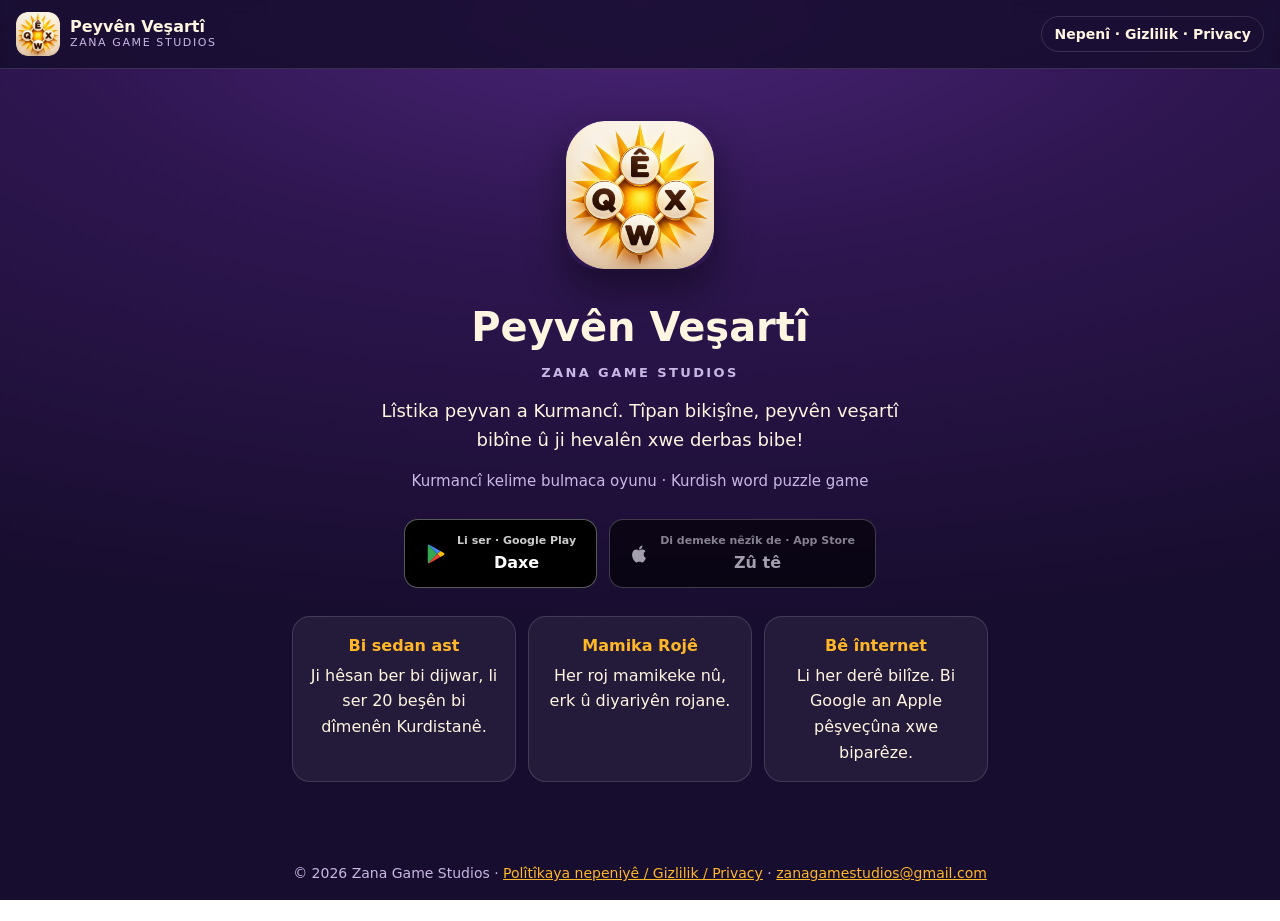
<file: index.html>
<!doctype html>
<html lang="ku">
<head>
<meta charset="utf-8">
<meta name="viewport" content="width=device-width, initial-scale=1">
<title>Peyvên Veşartî</title>
<meta name="description" content="Peyvên Veşartî — lîstika peyvan a Kurmancî. Kürtçe (Kurmancî) kelime bulmaca oyunu. Kurdish word puzzle game by Zana Game Studios.">
<meta property="og:title" content="Peyvên Veşartî — Lîstika peyvan a Kurmancî">
<meta property="og:description" content="Peyvan bibîne, xelatan qezenc bike. Belaş daxe!">
<meta property="og:image" content="assets/icon.png">
<link rel="icon" href="assets/icon.png">
<link rel="stylesheet" href="assets/site.css">
</head>
<body>
<header class="top">
  <a class="brand" href="./"><img src="assets/icon.png" alt="" width="44" height="44"><span><b>Peyvên Veşartî</b><small>Zana Game Studios</small></span></a>
  <nav class="langs"><a href="privacy/">Nepenî · Gizlilik · Privacy</a></nav>
</header>
<main>
  <section class="hero">
    <img src="assets/icon.png" alt="Peyvên Veşartî" width="148" height="148">
    <h1>Peyvên Veşartî</h1>
    <div class="studio">Zana Game Studios</div>
    <p class="lead">Lîstika peyvan a Kurmancî. Tîpan bikişîne, peyvên veşartî bibîne û ji hevalên xwe derbas bibe!</p>
    <p class="lead" lang="tr" style="font-size:15px;color:var(--muted)">Kurmancî kelime bulmaca oyunu · Kurdish word puzzle game</p>
    <div class="stores">
      <a class="store" href="https://play.google.com/store/apps/details?id=com.zanagamestudios.peyven_vesarti">
        <svg width="22" height="22" viewBox="0 0 24 24" aria-hidden="true"><path fill="#34A853" d="M3.6 1.8 13.5 12 3.6 22.2c-.4-.2-.6-.6-.6-1.1V2.9c0-.5.2-.9.6-1.1Z"/><path fill="#FBBC04" d="m16.8 15.3-3.3-3.3 3.3-3.3 3.8 2.2c1 .6 1 1.6 0 2.2l-3.8 2.2Z"/><path fill="#EA4335" d="M13.5 12 3.6 22.2c.3.2.8.2 1.3-.1l11.9-6.8-3.3-3.3Z"/><path fill="#4285F4" d="M13.5 12 16.8 8.7 4.9 1.9c-.5-.3-1-.3-1.3-.1L13.5 12Z"/></svg>
        <span><small>Li ser · Google Play</small>Daxe</span>
      </a>
      <a class="store soon" href="#" aria-disabled="true">
        <svg width="20" height="22" viewBox="0 0 24 24" aria-hidden="true"><path fill="#fff" d="M16.4 12.6c0-2.6 2.1-3.8 2.2-3.9-1.2-1.8-3.1-2-3.7-2-1.6-.2-3.1.9-3.9.9s-2-.9-3.4-.9c-1.7 0-3.3 1-4.2 2.6-1.8 3.1-.5 7.7 1.3 10.2.9 1.2 1.9 2.6 3.2 2.6 1.3-.1 1.8-.8 3.3-.8s2 .8 3.4.8c1.4 0 2.3-1.3 3.1-2.5 1-1.4 1.4-2.8 1.4-2.9 0 0-2.7-1-2.7-4.1ZM13.9 5c.7-.9 1.2-2 1.1-3.2-1 0-2.3.7-3 1.6-.7.8-1.2 2-1.1 3.1 1.1.1 2.3-.6 3-1.5Z"/></svg>
        <span><small>Di demeke nêzîk de · App Store</small>Zû tê</span>
      </a>
    </div>
    <div class="features">
      <div class="feature"><b>Bi sedan ast</b>Ji hêsan ber bi dijwar, li ser 20 beşên bi dîmenên Kurdistanê.</div>
      <div class="feature"><b>Mamika Rojê</b>Her roj mamikeke nû, erk û diyariyên rojane.</div>
      <div class="feature"><b>Bê înternet</b>Li her derê bilîze. Bi Google an Apple pêşveçûna xwe biparêze.</div>
    </div>
  </section>
</main>
<footer class="foot">© 2026 Zana Game Studios · <a href="privacy/">Polîtîkaya nepeniyê / Gizlilik / Privacy</a> · <a href="mailto:zanagamestudios@gmail.com">zanagamestudios@gmail.com</a></footer>
</body>
</html>
</file>
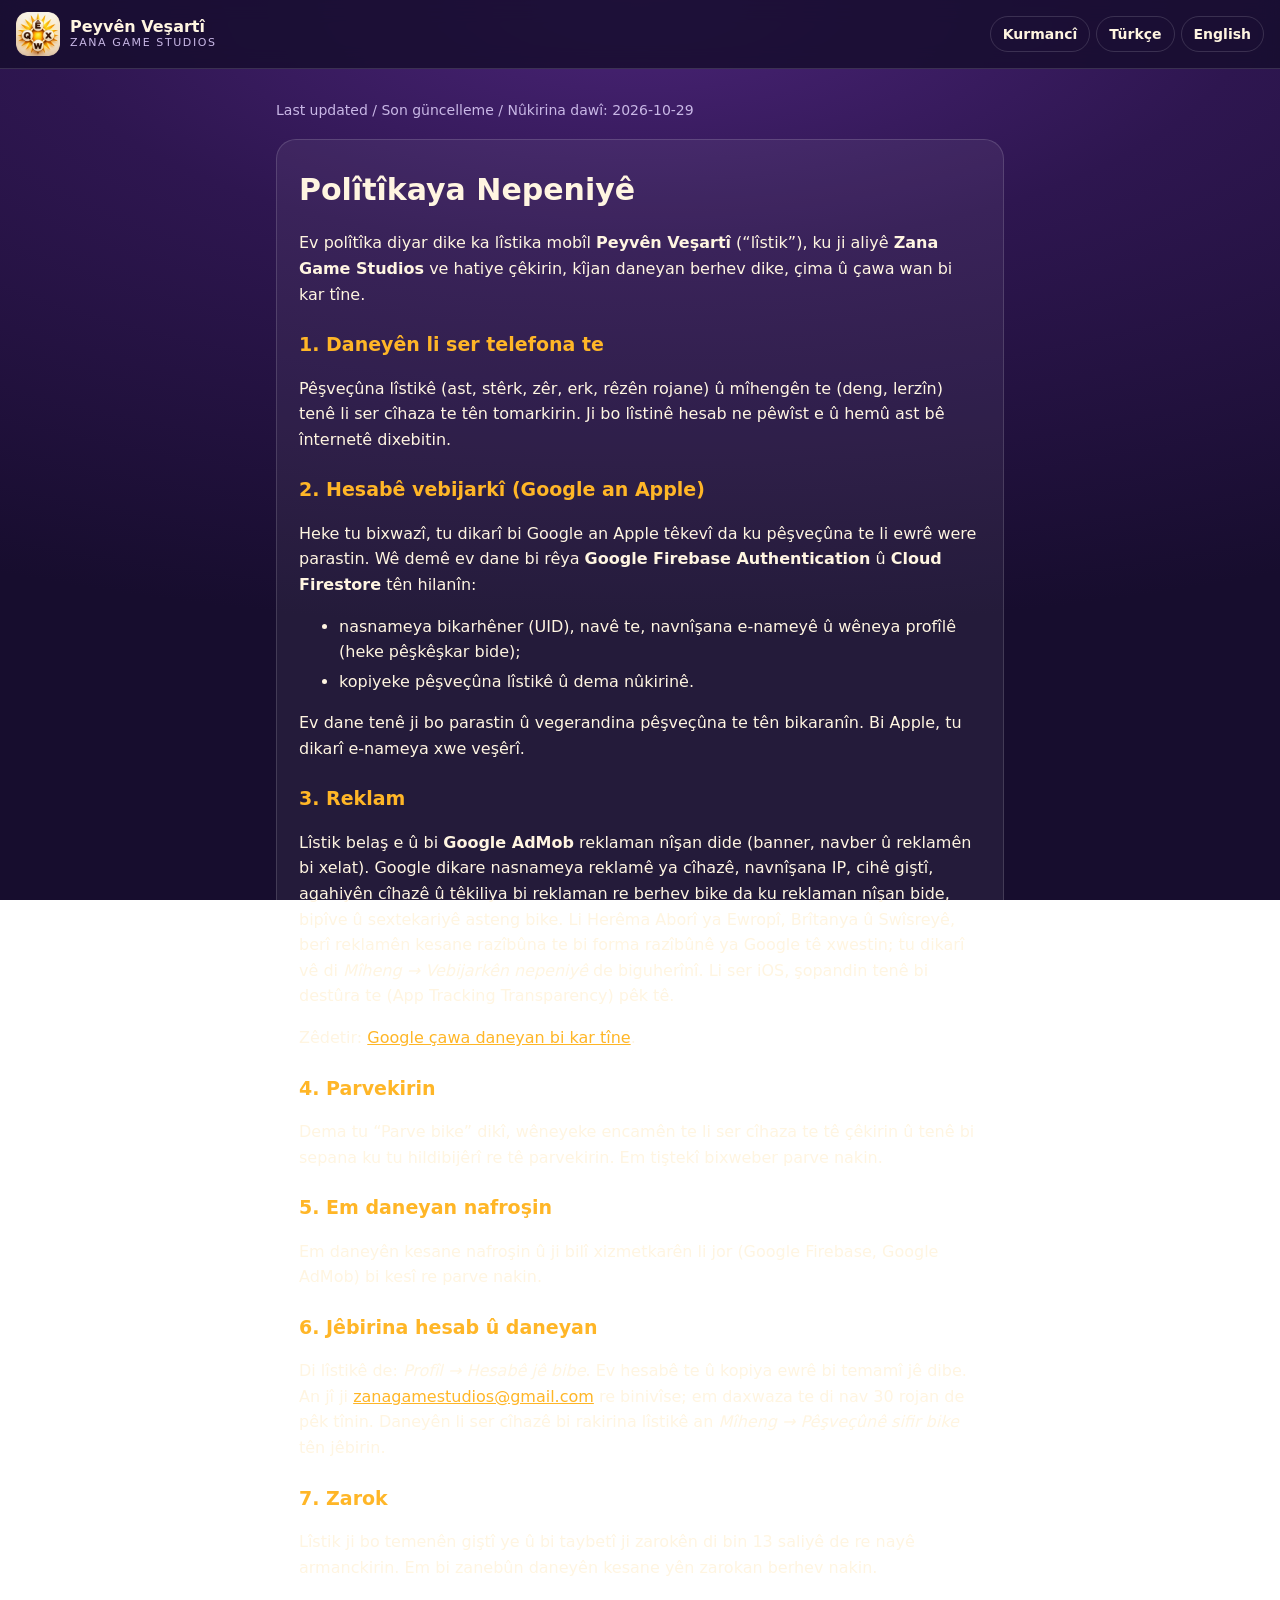
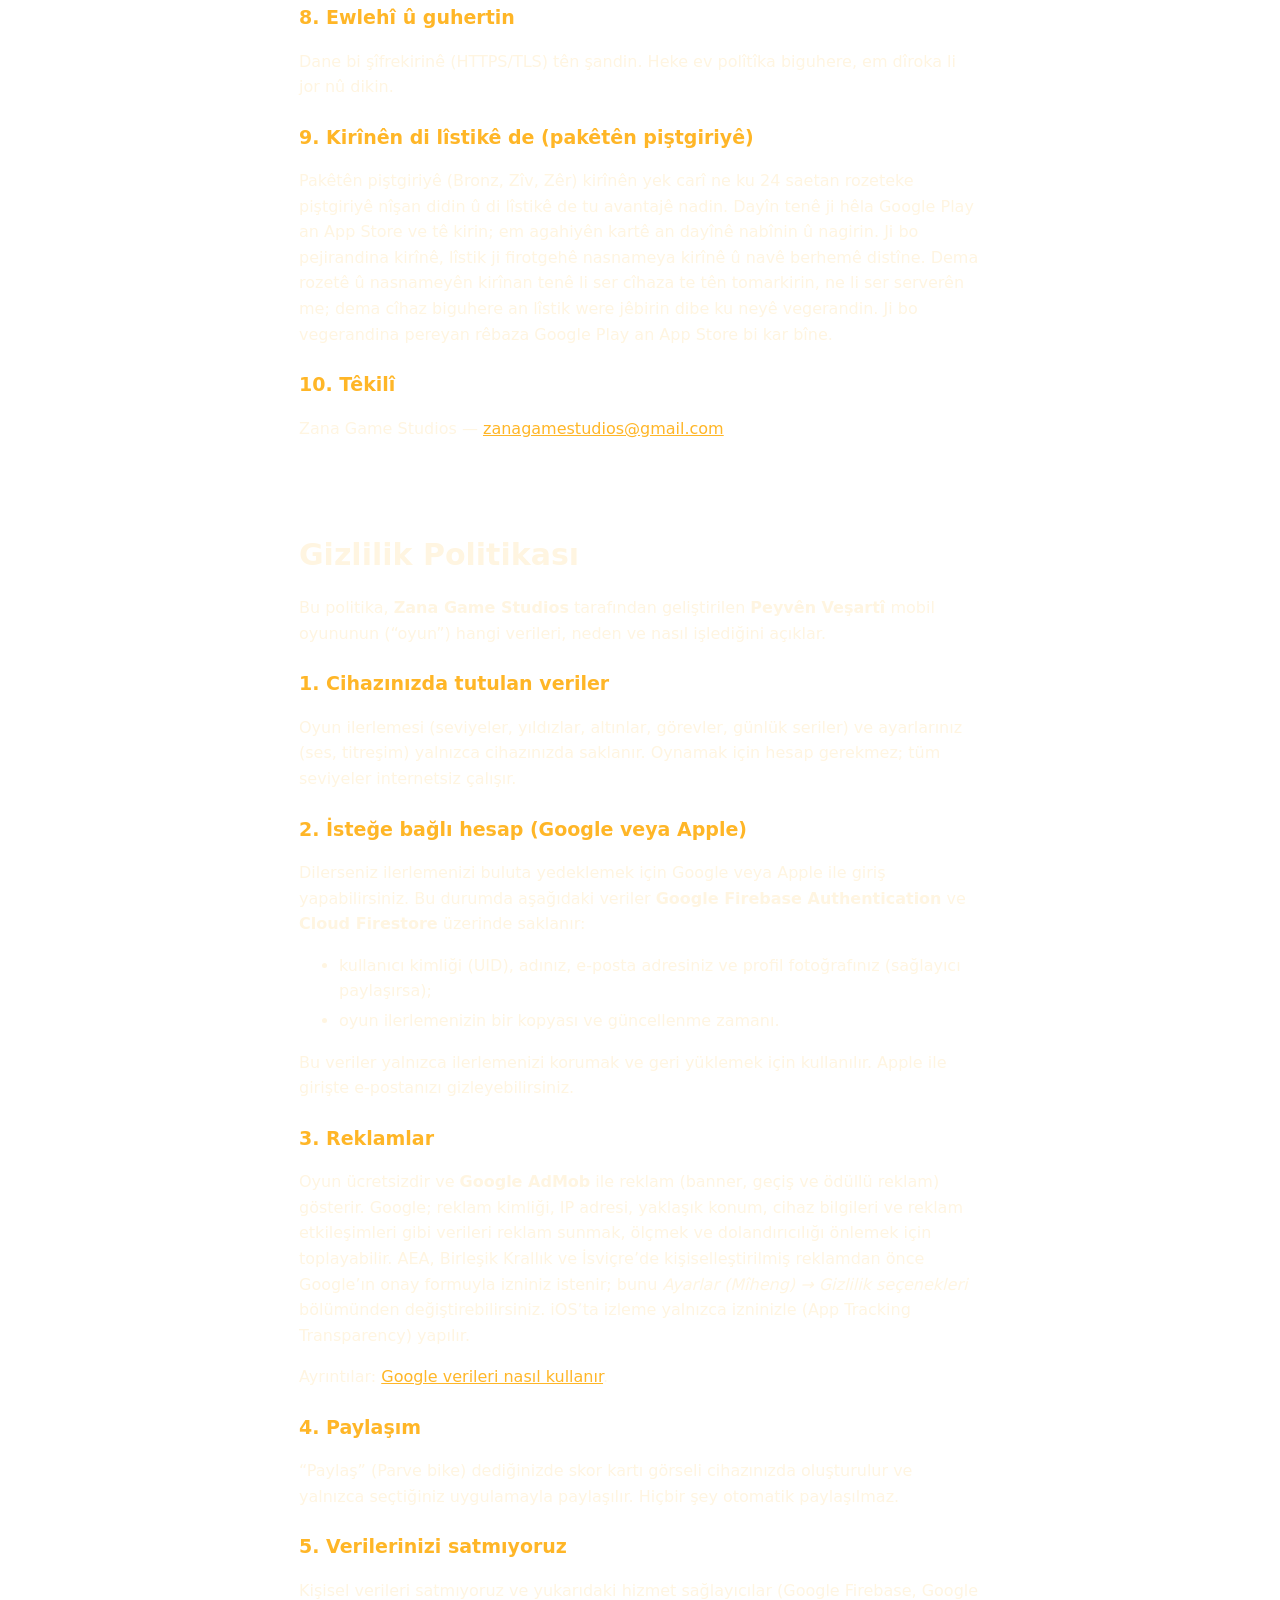
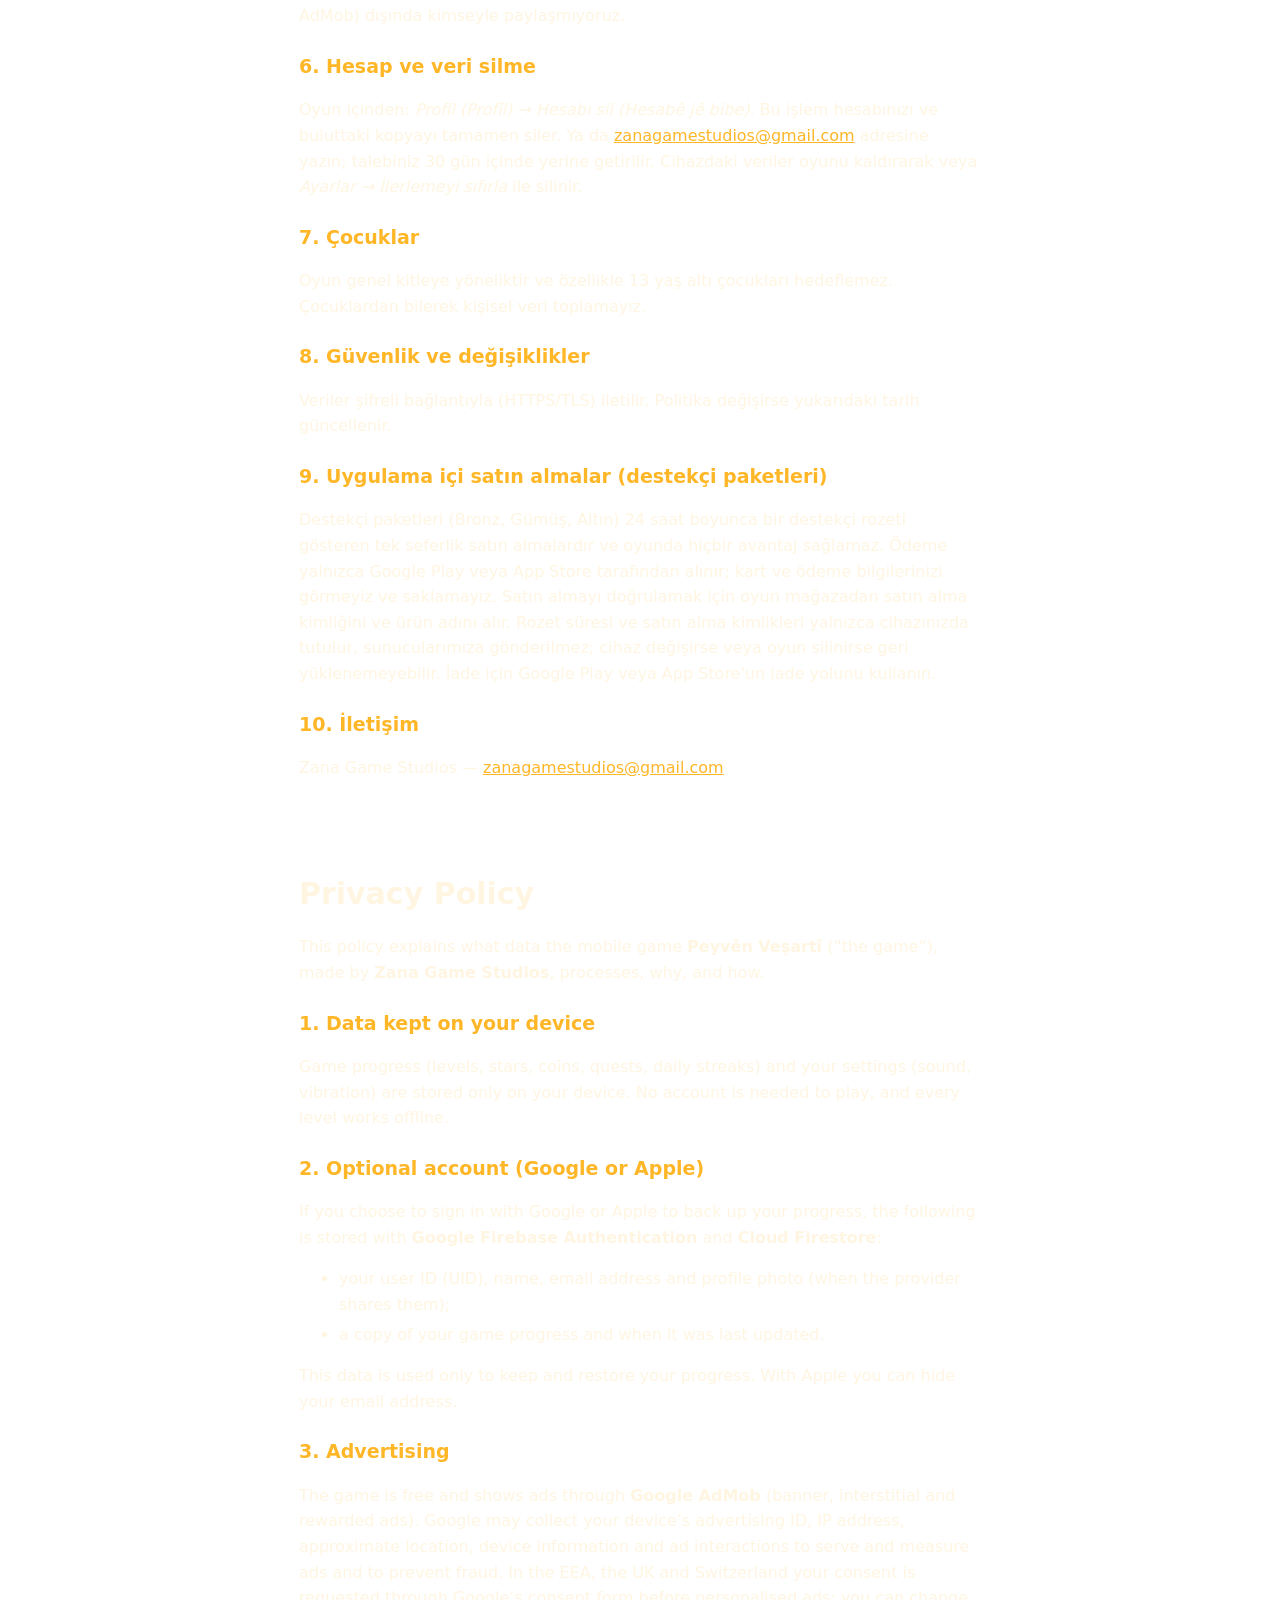
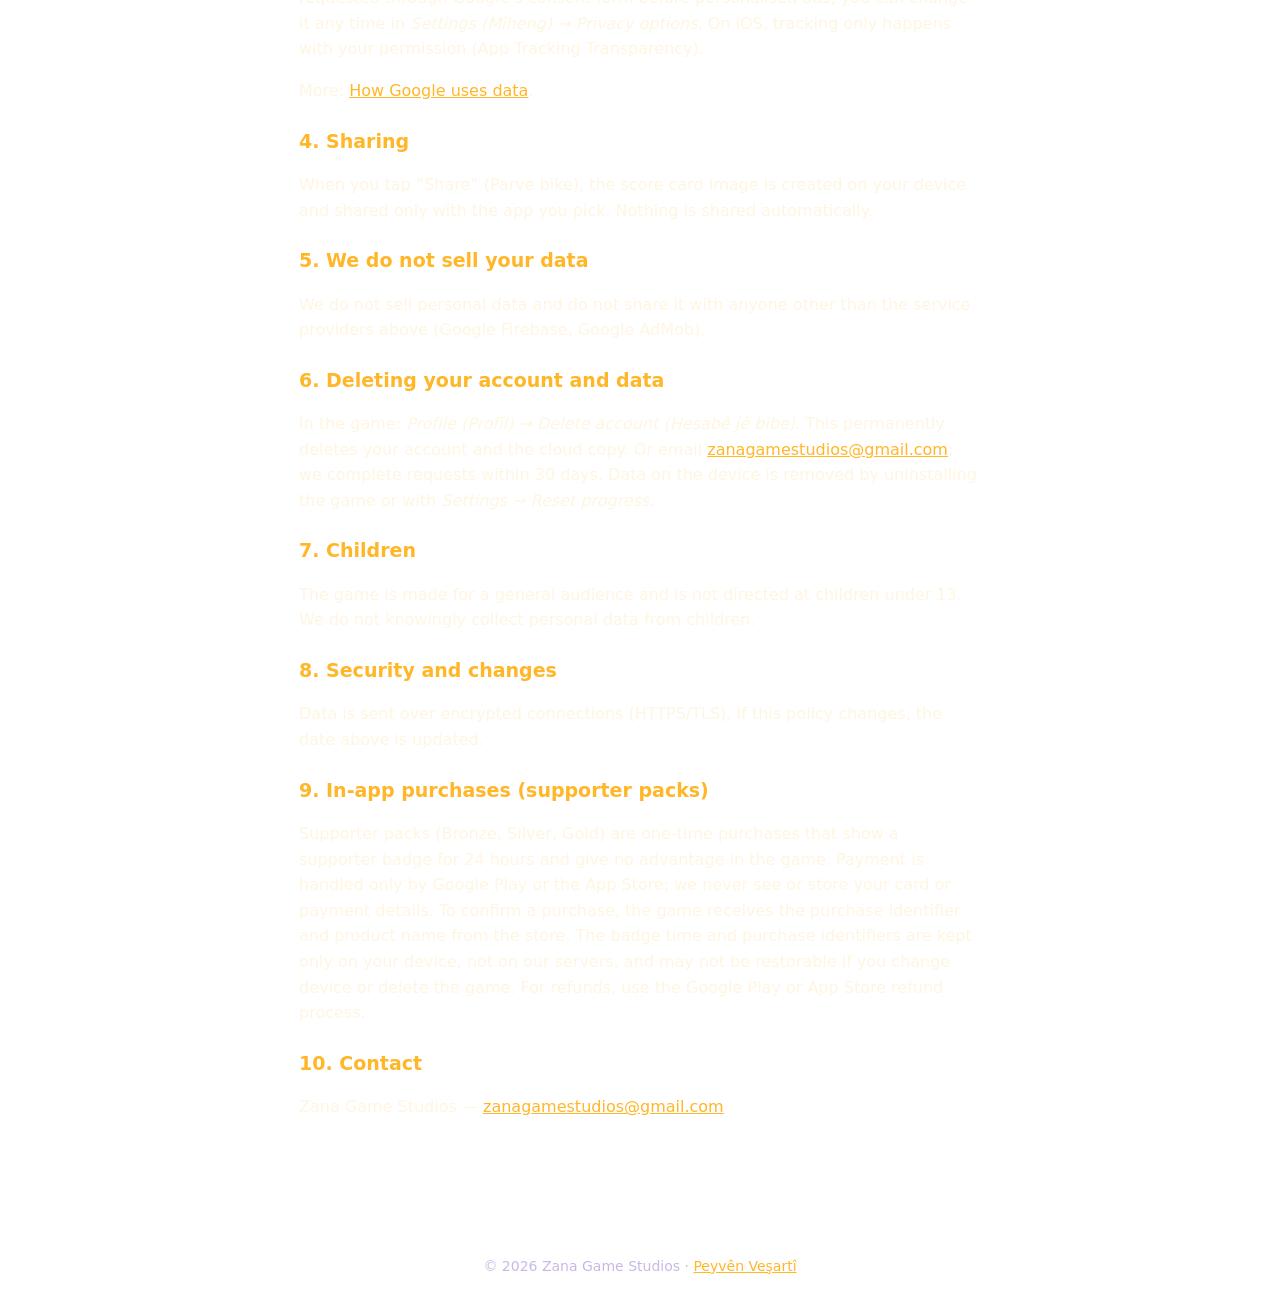
<file: privacy/index.html>
<!doctype html>
<html lang="ku">
<head>
<meta charset="utf-8">
<meta name="viewport" content="width=device-width, initial-scale=1">
<title>Privacy Policy · Peyvên Veşartî</title>
<meta name="description" content="Peyvên Veşartî privacy policy in Kurmancî, Türkçe and English — Zana Game Studios.">
<link rel="icon" href="../assets/icon.png">
<link rel="stylesheet" href="../assets/site.css">
</head>
<body>
<header class="top">
  <a class="brand" href="../"><img src="../assets/icon.png" alt="" width="44" height="44"><span><b>Peyvên Veşartî</b><small>Zana Game Studios</small></span></a>
  <nav class="langs" aria-label="Language">
    <a href="#ku" lang="ku">Kurmancî</a><a href="#tr" lang="tr">Türkçe</a><a href="#en" lang="en">English</a>
  </nav>
</header>

<main>
<p class="meta">Last updated / Son güncelleme / Nûkirina dawî: <time datetime="2026-10-29">2026-10-29</time></p>

<!-- ============================== KURMANCÎ ============================== -->
<article id="ku" lang="ku">
<h1>Polîtîkaya Nepeniyê</h1>
<p>Ev polîtîka diyar dike ka lîstika mobîl <b>Peyvên Veşartî</b> (“lîstik”), ku ji aliyê <b>Zana Game Studios</b> ve hatiye çêkirin, kîjan daneyan berhev dike, çima û çawa wan bi kar tîne.</p>

<h2>1. Daneyên li ser telefona te</h2>
<p>Pêşveçûna lîstikê (ast, stêrk, zêr, erk, rêzên rojane) û mîhengên te (deng, lerzîn) tenê li ser cîhaza te tên tomarkirin. Ji bo lîstinê hesab ne pêwîst e û hemû ast bê înternetê dixebitin.</p>

<h2>2. Hesabê vebijarkî (Google an Apple)</h2>
<p>Heke tu bixwazî, tu dikarî bi Google an Apple têkevî da ku pêşveçûna te li ewrê were parastin. Wê demê ev dane bi rêya <b>Google Firebase Authentication</b> û <b>Cloud Firestore</b> tên hilanîn:</p>
<ul>
<li>nasnameya bikarhêner (UID), navê te, navnîşana e-nameyê û wêneya profîlê (heke pêşkêşkar bide);</li>
<li>kopiyeke pêşveçûna lîstikê û dema nûkirinê.</li>
</ul>
<p>Ev dane tenê ji bo parastin û vegerandina pêşveçûna te tên bikaranîn. Bi Apple, tu dikarî e-nameya xwe veşêrî.</p>

<h2>3. Reklam</h2>
<p>Lîstik belaş e û bi <b>Google AdMob</b> reklaman nîşan dide (banner, navber û reklamên bi xelat). Google dikare nasnameya reklamê ya cîhazê, navnîşana IP, cihê giştî, agahiyên cîhazê û têkiliya bi reklaman re berhev bike da ku reklaman nîşan bide, bipîve û sextekariyê asteng bike. Li Herêma Aborî ya Ewropî, Brîtanya û Swîsreyê, berî reklamên kesane razîbûna te bi forma razîbûnê ya Google tê xwestin; tu dikarî vê di <i>Mîheng → Vebijarkên nepeniyê</i> de biguherînî. Li ser iOS, şopandin tenê bi destûra te (App Tracking Transparency) pêk tê.</p>
<p>Zêdetir: <a href="https://policies.google.com/technologies/partner-sites">Google çawa daneyan bi kar tîne</a>.</p>

<h2>4. Parvekirin</h2>
<p>Dema tu “Parve bike” dikî, wêneyeke encamên te li ser cîhaza te tê çêkirin û tenê bi sepana ku tu hildibijêrî re tê parvekirin. Em tiştekî bixweber parve nakin.</p>

<h2>5. Em daneyan nafroşin</h2>
<p>Em daneyên kesane nafroşin û ji bilî xizmetkarên li jor (Google Firebase, Google AdMob) bi kesî re parve nakin.</p>

<h2>6. Jêbirina hesab û daneyan</h2>
<p>Di lîstikê de: <i>Profîl → Hesabê jê bibe</i>. Ev hesabê te û kopiya ewrê bi temamî jê dibe. An jî ji <a href="mailto:zanagamestudios@gmail.com">zanagamestudios@gmail.com</a> re binivîse; em daxwaza te di nav 30 rojan de pêk tînin. Daneyên li ser cîhazê bi rakirina lîstikê an <i>Mîheng → Pêşveçûnê sifir bike</i> tên jêbirin.</p>

<h2>7. Zarok</h2>
<p>Lîstik ji bo temenên giştî ye û bi taybetî ji zarokên di bin 13 saliyê de re nayê armanckirin. Em bi zanebûn daneyên kesane yên zarokan berhev nakin.</p>

<h2>8. Ewlehî û guhertin</h2>
<p>Dane bi şîfrekirinê (HTTPS/TLS) tên şandin. Heke ev polîtîka biguhere, em dîroka li jor nû dikin.</p>

<h2>9. Kirînên di lîstikê de (pakêtên piştgiriyê)</h2>
<p>Pakêtên piştgiriyê (Bronz, Zîv, Zêr) kirînên yek carî ne ku 24 saetan rozeteke piştgiriyê nîşan didin û di lîstikê de tu avantajê nadin. Dayîn tenê ji hêla Google Play an App Store ve tê kirin; em agahiyên kartê an dayînê nabînin û nagirin. Ji bo pejirandina kirînê, lîstik ji firotgehê nasnameya kirînê û navê berhemê distîne. Dema rozetê û nasnameyên kirînan tenê li ser cîhaza te tên tomarkirin, ne li ser serverên me; dema cîhaz biguhere an lîstik were jêbirin dibe ku neyê vegerandin. Ji bo vegerandina pereyan rêbaza Google Play an App Store bi kar bîne.</p>

<h2>10. Têkilî</h2>
<p>Zana Game Studios — <a href="mailto:zanagamestudios@gmail.com">zanagamestudios@gmail.com</a></p>
</article>

<!-- ============================== TÜRKÇE ============================== -->
<article id="tr" lang="tr">
<h1>Gizlilik Politikası</h1>
<p>Bu politika, <b>Zana Game Studios</b> tarafından geliştirilen <b>Peyvên Veşartî</b> mobil oyununun (“oyun”) hangi verileri, neden ve nasıl işlediğini açıklar.</p>

<h2>1. Cihazınızda tutulan veriler</h2>
<p>Oyun ilerlemesi (seviyeler, yıldızlar, altınlar, görevler, günlük seriler) ve ayarlarınız (ses, titreşim) yalnızca cihazınızda saklanır. Oynamak için hesap gerekmez; tüm seviyeler internetsiz çalışır.</p>

<h2>2. İsteğe bağlı hesap (Google veya Apple)</h2>
<p>Dilerseniz ilerlemenizi buluta yedeklemek için Google veya Apple ile giriş yapabilirsiniz. Bu durumda aşağıdaki veriler <b>Google Firebase Authentication</b> ve <b>Cloud Firestore</b> üzerinde saklanır:</p>
<ul>
<li>kullanıcı kimliği (UID), adınız, e-posta adresiniz ve profil fotoğrafınız (sağlayıcı paylaşırsa);</li>
<li>oyun ilerlemenizin bir kopyası ve güncellenme zamanı.</li>
</ul>
<p>Bu veriler yalnızca ilerlemenizi korumak ve geri yüklemek için kullanılır. Apple ile girişte e-postanızı gizleyebilirsiniz.</p>

<h2>3. Reklamlar</h2>
<p>Oyun ücretsizdir ve <b>Google AdMob</b> ile reklam (banner, geçiş ve ödüllü reklam) gösterir. Google; reklam kimliği, IP adresi, yaklaşık konum, cihaz bilgileri ve reklam etkileşimleri gibi verileri reklam sunmak, ölçmek ve dolandırıcılığı önlemek için toplayabilir. AEA, Birleşik Krallık ve İsviçre’de kişiselleştirilmiş reklamdan önce Google’ın onay formuyla izniniz istenir; bunu <i>Ayarlar (Mîheng) → Gizlilik seçenekleri</i> bölümünden değiştirebilirsiniz. iOS’ta izleme yalnızca izninizle (App Tracking Transparency) yapılır.</p>
<p>Ayrıntılar: <a href="https://policies.google.com/technologies/partner-sites">Google verileri nasıl kullanır</a>.</p>

<h2>4. Paylaşım</h2>
<p>“Paylaş” (Parve bike) dediğinizde skor kartı görseli cihazınızda oluşturulur ve yalnızca seçtiğiniz uygulamayla paylaşılır. Hiçbir şey otomatik paylaşılmaz.</p>

<h2>5. Verilerinizi satmıyoruz</h2>
<p>Kişisel verileri satmıyoruz ve yukarıdaki hizmet sağlayıcılar (Google Firebase, Google AdMob) dışında kimseyle paylaşmıyoruz.</p>

<h2>6. Hesap ve veri silme</h2>
<p>Oyun içinden: <i>Profil (Profîl) → Hesabı sil (Hesabê jê bibe)</i>. Bu işlem hesabınızı ve buluttaki kopyayı tamamen siler. Ya da <a href="mailto:zanagamestudios@gmail.com">zanagamestudios@gmail.com</a> adresine yazın; talebiniz 30 gün içinde yerine getirilir. Cihazdaki veriler oyunu kaldırarak veya <i>Ayarlar → İlerlemeyi sıfırla</i> ile silinir.</p>

<h2>7. Çocuklar</h2>
<p>Oyun genel kitleye yöneliktir ve özellikle 13 yaş altı çocukları hedeflemez. Çocuklardan bilerek kişisel veri toplamayız.</p>

<h2>8. Güvenlik ve değişiklikler</h2>
<p>Veriler şifreli bağlantıyla (HTTPS/TLS) iletilir. Politika değişirse yukarıdaki tarih güncellenir.</p>

<h2>9. Uygulama içi satın almalar (destekçi paketleri)</h2>
<p>Destekçi paketleri (Bronz, Gümüş, Altın) 24 saat boyunca bir destekçi rozeti gösteren tek seferlik satın almalardır ve oyunda hiçbir avantaj sağlamaz. Ödeme yalnızca Google Play veya App Store tarafından alınır; kart ve ödeme bilgilerinizi görmeyiz ve saklamayız. Satın almayı doğrulamak için oyun mağazadan satın alma kimliğini ve ürün adını alır. Rozet süresi ve satın alma kimlikleri yalnızca cihazınızda tutulur, sunucularımıza gönderilmez; cihaz değişirse veya oyun silinirse geri yüklenemeyebilir. İade için Google Play veya App Store'un iade yolunu kullanın.</p>

<h2>10. İletişim</h2>
<p>Zana Game Studios — <a href="mailto:zanagamestudios@gmail.com">zanagamestudios@gmail.com</a></p>
</article>

<!-- ============================== ENGLISH ============================== -->
<article id="en" lang="en">
<h1>Privacy Policy</h1>
<p>This policy explains what data the mobile game <b>Peyvên Veşartî</b> (“the game”), made by <b>Zana Game Studios</b>, processes, why, and how.</p>

<h2>1. Data kept on your device</h2>
<p>Game progress (levels, stars, coins, quests, daily streaks) and your settings (sound, vibration) are stored only on your device. No account is needed to play, and every level works offline.</p>

<h2>2. Optional account (Google or Apple)</h2>
<p>If you choose to sign in with Google or Apple to back up your progress, the following is stored with <b>Google Firebase Authentication</b> and <b>Cloud Firestore</b>:</p>
<ul>
<li>your user ID (UID), name, email address and profile photo (when the provider shares them);</li>
<li>a copy of your game progress and when it was last updated.</li>
</ul>
<p>This data is used only to keep and restore your progress. With Apple you can hide your email address.</p>

<h2>3. Advertising</h2>
<p>The game is free and shows ads through <b>Google AdMob</b> (banner, interstitial and rewarded ads). Google may collect your device’s advertising ID, IP address, approximate location, device information and ad interactions to serve and measure ads and to prevent fraud. In the EEA, the UK and Switzerland your consent is requested through Google’s consent form before personalised ads; you can change it any time in <i>Settings (Mîheng) → Privacy options</i>. On iOS, tracking only happens with your permission (App Tracking Transparency).</p>
<p>More: <a href="https://policies.google.com/technologies/partner-sites">How Google uses data</a>.</p>

<h2>4. Sharing</h2>
<p>When you tap “Share” (Parve bike), the score card image is created on your device and shared only with the app you pick. Nothing is shared automatically.</p>

<h2>5. We do not sell your data</h2>
<p>We do not sell personal data and do not share it with anyone other than the service providers above (Google Firebase, Google AdMob).</p>

<h2>6. Deleting your account and data</h2>
<p>In the game: <i>Profile (Profîl) → Delete account (Hesabê jê bibe)</i>. This permanently deletes your account and the cloud copy. Or email <a href="mailto:zanagamestudios@gmail.com">zanagamestudios@gmail.com</a>; we complete requests within 30 days. Data on the device is removed by uninstalling the game or with <i>Settings → Reset progress</i>.</p>

<h2>7. Children</h2>
<p>The game is made for a general audience and is not directed at children under 13. We do not knowingly collect personal data from children.</p>

<h2>8. Security and changes</h2>
<p>Data is sent over encrypted connections (HTTPS/TLS). If this policy changes, the date above is updated.</p>

<h2>9. In-app purchases (supporter packs)</h2>
<p>Supporter packs (Bronze, Silver, Gold) are one-time purchases that show a supporter badge for 24 hours and give no advantage in the game. Payment is handled only by Google Play or the App Store; we never see or store your card or payment details. To confirm a purchase, the game receives the purchase identifier and product name from the store. The badge time and purchase identifiers are kept only on your device, not on our servers, and may not be restorable if you change device or delete the game. For refunds, use the Google Play or App Store refund process.</p>

<h2>10. Contact</h2>
<p>Zana Game Studios — <a href="mailto:zanagamestudios@gmail.com">zanagamestudios@gmail.com</a></p>
</article>
</main>

<footer class="foot">© 2026 Zana Game Studios · <a href="../">Peyvên Veşartî</a></footer>
</body>
</html>
</file>
<file: assets/site.css>
:root {
  --night: #170d2e;
  --plum: #2e1650;
  --plum-light: #4a2477;
  --saffron: #ffb627;
  --cream: #fff5e1;
  --muted: #c9b8e6;
  --line: rgba(255, 255, 255, 0.14);
}
* { box-sizing: border-box; }
html { scroll-behavior: smooth; }
body {
  margin: 0;
  font: 16px/1.6 "Nunito", system-ui, -apple-system, "Segoe UI", Roboto, sans-serif;
  color: var(--cream);
  background: radial-gradient(120% 70% at 50% 0%, #4a2477 0%, var(--plum) 40%, var(--night) 100%) fixed;
  min-height: 100vh;
}
a { color: var(--saffron); }
.top {
  position: sticky; top: 0; z-index: 2;
  display: flex; align-items: center; justify-content: space-between; gap: 12px; flex-wrap: wrap;
  padding: 12px 16px;
  background: rgba(23, 13, 46, 0.85);
  backdrop-filter: blur(10px);
  border-bottom: 1px solid var(--line);
}
.brand { display: flex; align-items: center; gap: 10px; text-decoration: none; color: inherit; }
.brand img { border-radius: 11px; }
.brand span { display: flex; flex-direction: column; line-height: 1.15; }
.brand small { font-size: 11px; letter-spacing: 1.6px; text-transform: uppercase; color: var(--muted); }
.langs { display: flex; gap: 6px; }
.langs a {
  text-decoration: none; color: var(--cream); font-weight: 700; font-size: 14px;
  padding: 6px 12px; border: 1px solid var(--line); border-radius: 999px;
}
.langs a:hover { border-color: var(--saffron); color: var(--saffron); }
main { max-width: 760px; margin: 0 auto; padding: 16px 16px 48px; }
.meta { color: var(--muted); font-size: 14px; }
article {
  background: rgba(255, 255, 255, 0.06);
  border: 1px solid var(--line);
  border-radius: 20px;
  padding: 8px 22px 18px;
  margin: 18px 0 28px;
  scroll-margin-top: 90px;
}
h1 { font-size: 30px; margin: 18px 0 8px; }
h2 { font-size: 19px; margin: 22px 0 6px; color: var(--saffron); }
li { margin: 4px 0; }
.foot { text-align: center; color: var(--muted); font-size: 14px; padding: 24px 16px 36px; }

/* Landing page */
.hero { text-align: center; padding: 36px 16px 8px; }
.hero img { border-radius: 30px; box-shadow: 0 18px 40px rgba(0, 0, 0, 0.45); }
.hero h1 { font-size: 40px; margin: 18px 0 4px; }
.hero .studio { letter-spacing: 2.4px; text-transform: uppercase; color: var(--muted); font-weight: 800; font-size: 13px; }
.hero p.lead { max-width: 560px; margin: 14px auto 0; font-size: 18px; }
.stores { display: flex; gap: 12px; justify-content: center; flex-wrap: wrap; margin: 26px 0 8px; }
.store {
  display: inline-flex; align-items: center; gap: 10px;
  padding: 12px 20px; border-radius: 14px; text-decoration: none;
  background: #000; color: #fff; border: 1px solid rgba(255, 255, 255, 0.35); font-weight: 800;
}
.store.soon { opacity: 0.6; pointer-events: none; }
.store small { display: block; font-size: 11px; font-weight: 600; opacity: 0.8; }
.features { display: grid; grid-template-columns: repeat(auto-fit, minmax(200px, 1fr)); gap: 12px; margin-top: 28px; }
.feature { background: rgba(255, 255, 255, 0.06); border: 1px solid var(--line); border-radius: 18px; padding: 16px; }
.feature b { display: block; color: var(--saffron); margin-bottom: 4px; }
@media (max-width: 480px) {
  .hero h1 { font-size: 32px; }
  h1 { font-size: 26px; }
  article { padding: 4px 16px 14px; }
}
</file>
